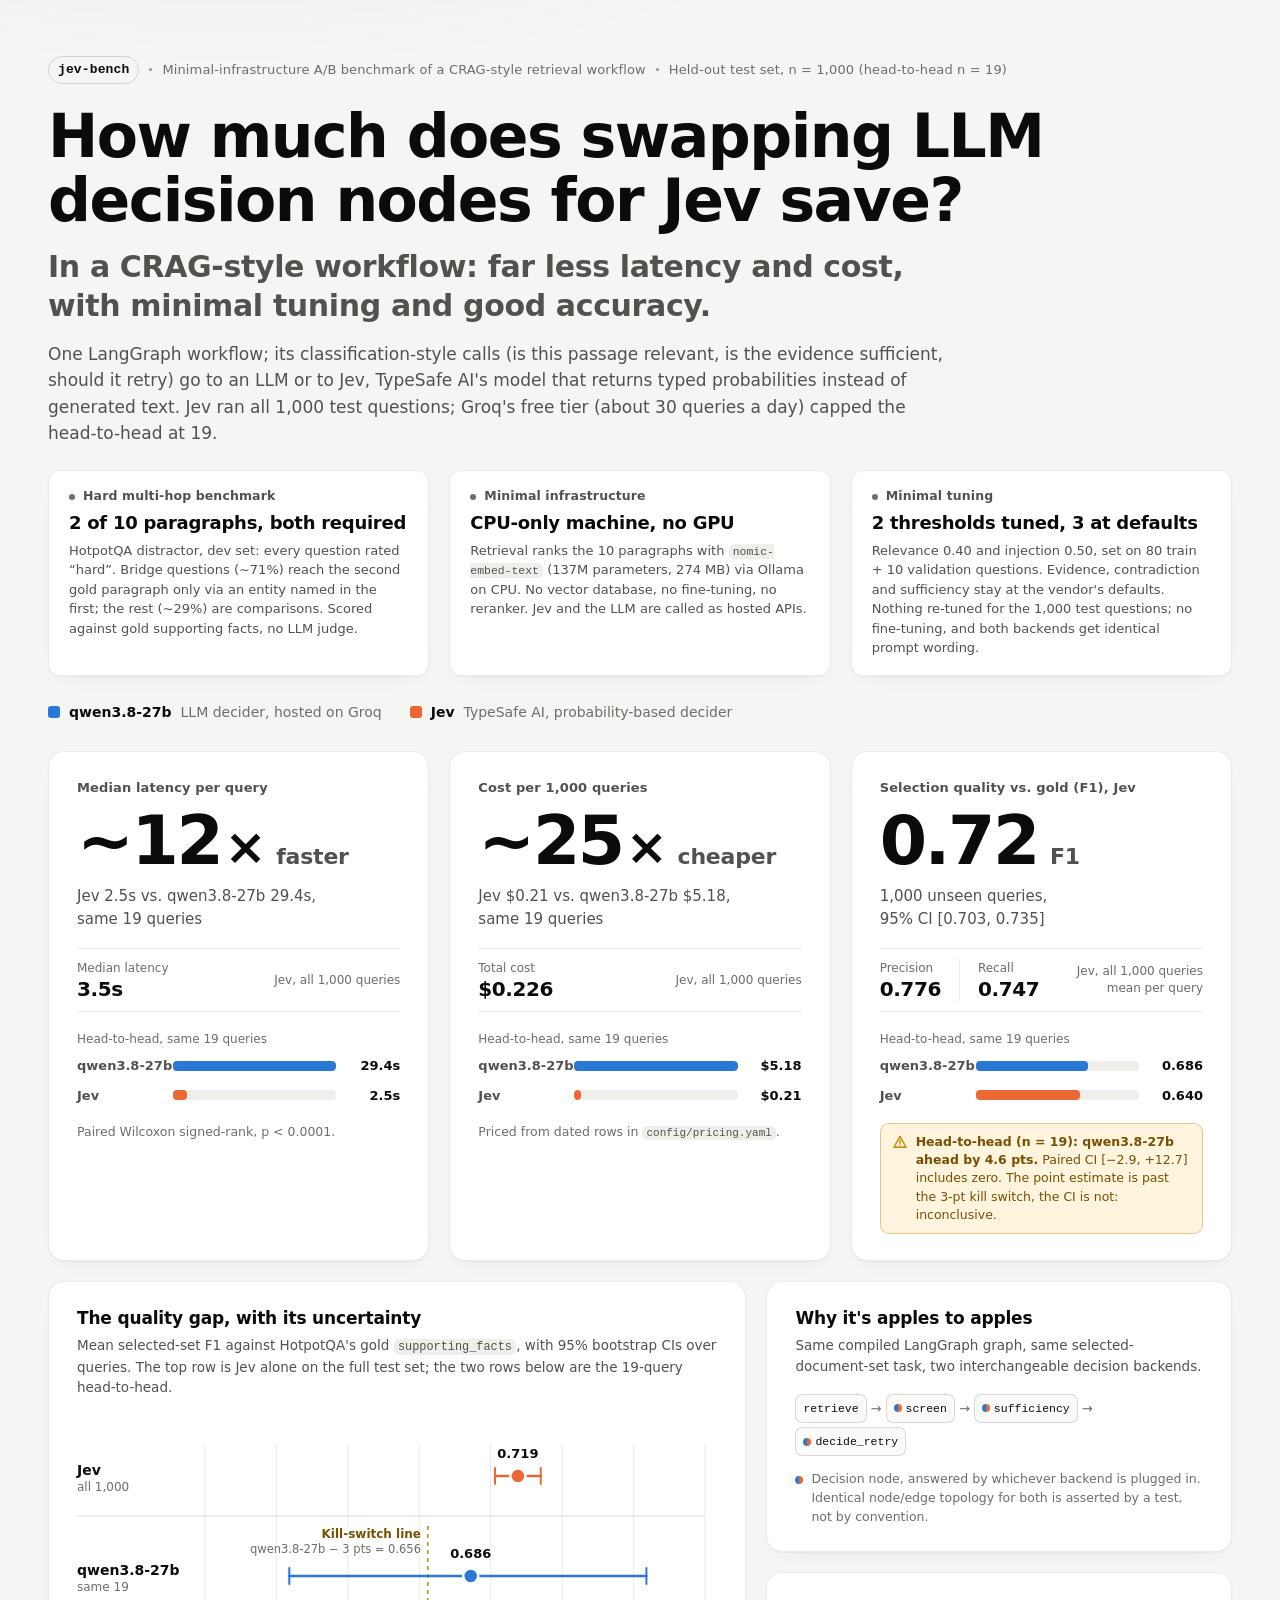
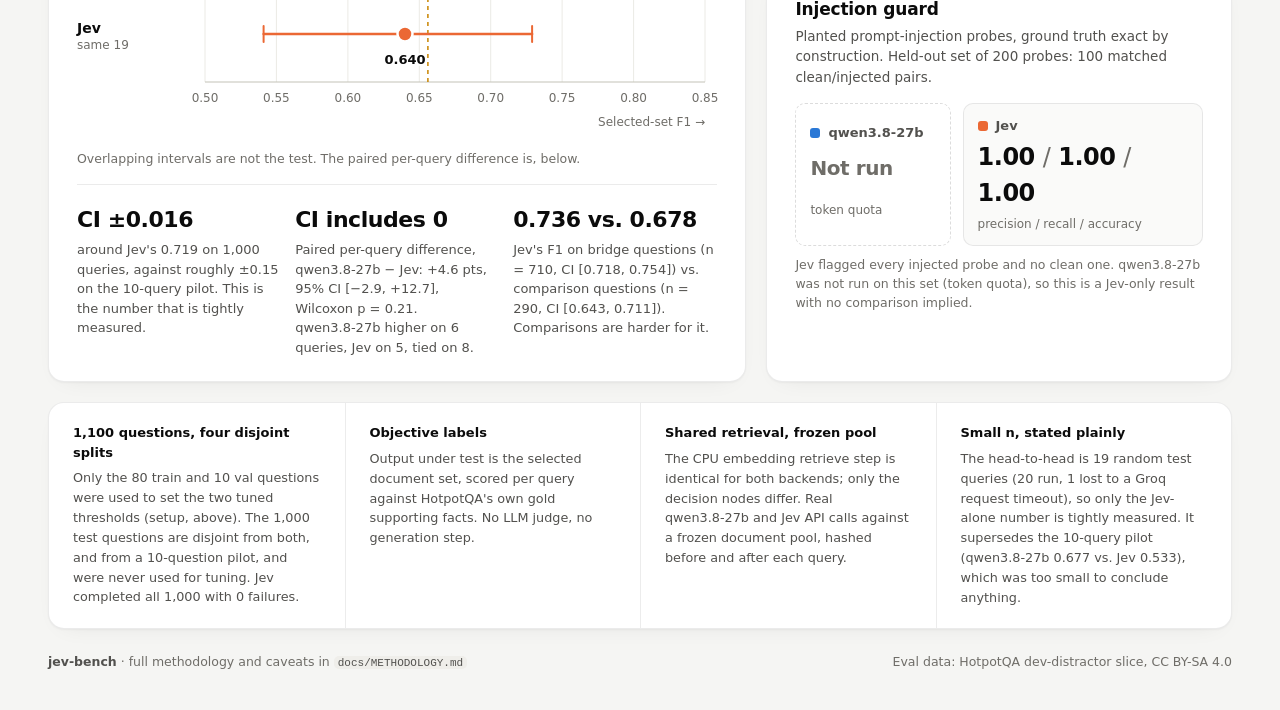
<file: web/results.html>
<!doctype html>
<html lang="en">
<head>
  <meta charset="utf-8">
  <meta name="viewport" content="width=device-width, initial-scale=1">
  <meta name="color-scheme" content="dark light">
  <title>jev-bench: latency and cost saved by swapping LLM decision nodes for Jev in a CRAG-style workflow</title>
  <!-- Static, self-contained results page. No scripts, no network requests, no backend.
       Open directly via file://. Append #light or #dark to the URL to force a theme. -->
  <link rel="stylesheet" href="results.css">
</head>
<body>
  <span id="light" class="theme-anchor" aria-hidden="true"></span>
  <span id="dark" class="theme-anchor" aria-hidden="true"></span>

  <main class="page">

    <!-- ===== Header ===== -->
    <header class="hero">
      <div class="eyebrow">
        <span class="brand">jev-bench</span>
        <span class="sep" aria-hidden="true"></span>
        <span>Minimal-infrastructure A/B benchmark of a CRAG-style retrieval workflow</span>
        <span class="sep" aria-hidden="true"></span>
        <span>Held-out test set, n = 1,000 (head-to-head n = 19)</span>
      </div>

      <h1>How much does swapping LLM decision nodes for Jev save? <span class="h1-muted">In a CRAG-style workflow: far less latency and cost, with minimal tuning and good accuracy.</span></h1>

      <p class="lede">
        One LangGraph workflow; its classification-style calls (is this passage relevant, is the
        evidence sufficient, should it retry) go to an LLM or to Jev, TypeSafe AI's model that returns
        typed probabilities instead of generated text. Jev ran all 1,000 test questions; Groq's free
        tier (about 30 queries a day) capped the head-to-head at 19.
      </p>

      <!-- ===== Setup strip: the conditions every number below was measured under ===== -->
      <section class="setup" aria-label="Experimental setup">
        <div class="setup-item">
          <div class="setup-kicker">Hard multi-hop benchmark</div>
          <div class="setup-key">2 of 10 paragraphs, both required</div>
          <p>HotpotQA distractor, dev set: every question rated &ldquo;hard&rdquo;. Bridge questions (~71%) reach the second gold paragraph only via an entity named in the first; the rest (~29%) are comparisons. Scored against gold supporting facts, no LLM judge.</p>
        </div>
        <div class="setup-item">
          <div class="setup-kicker">Minimal infrastructure</div>
          <div class="setup-key">CPU-only machine, no GPU</div>
          <p>Retrieval ranks the 10 paragraphs with <code>nomic-embed-text</code> (137M parameters, 274&nbsp;MB) via Ollama on CPU. No vector database, no fine-tuning, no reranker. Jev and the LLM are called as hosted APIs.</p>
        </div>
        <div class="setup-item">
          <div class="setup-kicker">Minimal tuning</div>
          <div class="setup-key">2 thresholds tuned, 3 at defaults</div>
          <p>Relevance 0.40 and injection 0.50, set on 80 train + 10 validation questions. Evidence, contradiction and sufficiency stay at the vendor's defaults. Nothing re-tuned for the 1,000 test questions; no fine-tuning, and both backends get identical prompt wording.</p>
        </div>
      </section>

      <ul class="legend" aria-label="Variants">
        <li><span class="swatch swatch-llm" aria-hidden="true"></span><strong><span class="model">qwen3.8-27b</span></strong><span class="legend-sub">LLM decider, hosted on Groq</span></li>
        <li><span class="swatch swatch-jev" aria-hidden="true"></span><strong>Jev</strong><span class="legend-sub">TypeSafe AI, probability-based decider</span></li>
      </ul>
    </header>

    <!-- ===== KPI row ===== -->
    <section class="kpis" aria-label="Headline results">

      <article class="card kpi">
        <div class="kpi-label">Median latency per query</div>
        <div class="kpi-value">~12<span class="kpi-x">&times;</span><span class="kpi-unit">faster</span></div>
        <div class="kpi-caption">Jev 2.5s vs. <span class="model">qwen3.8-27b</span> 29.4s, same 19 queries</div>
        <div class="pr" title="Jev alone on all 1,000 test queries: median latency 3.5s per query">
          <div class="pr-item"><span class="pr-name">Median latency</span><span class="pr-val">3.5s</span></div>
          <div class="pr-scope">Jev, all 1,000 queries</div>
        </div>
        <div class="minibars" role="img" aria-label="Median latency on the 19-query head-to-head: qwen3.8-27b 29.4 seconds, Jev 2.5 seconds">
          <div class="mb-head">Head-to-head, same 19 queries</div>
          <div class="mb-row" title="qwen3.8-27b (LLM decider): 29.4s median, n = 19">
            <span class="mb-name"><span class="model">qwen3.8-27b</span></span>
            <span class="mb-track"><span class="mb-fill fill-llm" style="width:100%"></span></span>
            <span class="mb-val">29.4s</span>
          </div>
          <div class="mb-row" title="Jev: 2.5s median, n = 19">
            <span class="mb-name">Jev</span>
            <span class="mb-track"><span class="mb-fill fill-jev" style="width:8.50%"></span></span>
            <span class="mb-val">2.5s</span>
          </div>
        </div>
        <div class="kpi-foot">Paired Wilcoxon signed-rank, p&nbsp;&lt;&nbsp;0.0001.</div>
      </article>

      <article class="card kpi">
        <div class="kpi-label">Cost per 1,000 queries</div>
        <div class="kpi-value">~25<span class="kpi-x">&times;</span><span class="kpi-unit">cheaper</span></div>
        <div class="kpi-caption">Jev $0.21 vs. <span class="model">qwen3.8-27b</span> $5.18, same 19 queries</div>
        <div class="pr" title="Jev alone on all 1,000 test queries: $0.226 total">
          <div class="pr-item"><span class="pr-name">Total cost</span><span class="pr-val">$0.226</span></div>
          <div class="pr-scope">Jev, all 1,000 queries</div>
        </div>
        <div class="minibars" role="img" aria-label="Cost per 1,000 queries on the 19-query head-to-head: qwen3.8-27b $5.18, Jev $0.21">
          <div class="mb-head">Head-to-head, same 19 queries</div>
          <div class="mb-row" title="qwen3.8-27b (LLM decider): $5.18 per 1,000 queries">
            <span class="mb-name"><span class="model">qwen3.8-27b</span></span>
            <span class="mb-track"><span class="mb-fill fill-llm" style="width:100%"></span></span>
            <span class="mb-val">$5.18</span>
          </div>
          <div class="mb-row" title="Jev: $0.21 per 1,000 queries">
            <span class="mb-name">Jev</span>
            <span class="mb-track"><span class="mb-fill fill-jev" style="width:4.05%"></span></span>
            <span class="mb-val">$0.21</span>
          </div>
        </div>
        <div class="kpi-foot">Priced from dated rows in <code>config/pricing.yaml</code>.</div>
      </article>

      <article class="card kpi">
        <div class="kpi-label">Selection quality vs. gold (F1), Jev</div>
        <div class="kpi-value">0.72<span class="kpi-unit">F1</span></div>
        <div class="kpi-caption">1,000 unseen queries, 95% CI [0.703, 0.735]</div>
        <div class="pr" title="Jev, all 1,000 test queries: mean per-query precision 0.776, mean per-query recall 0.747. Precision slightly above recall: Jev misses a few more relevant documents than it wrongly includes.">
          <div class="pr-item"><span class="pr-name">Precision</span><span class="pr-val">0.776</span></div>
          <div class="pr-item"><span class="pr-name">Recall</span><span class="pr-val">0.747</span></div>
          <div class="pr-scope">Jev, all 1,000 queries<br>mean per query</div>
        </div>
        <div class="minibars" role="img" aria-label="Head-to-head mean selected-set F1 on 19 queries: qwen3.8-27b 0.686, Jev 0.640, on a 0 to 1 scale">
          <div class="mb-head">Head-to-head, same 19 queries</div>
          <div class="mb-row" title="qwen3.8-27b (LLM decider) on the 19-query head-to-head: F1 0.686, 95% CI [0.559, 0.809]">
            <span class="mb-name"><span class="model">qwen3.8-27b</span></span>
            <span class="mb-track"><span class="mb-fill fill-llm" style="width:68.6%"></span></span>
            <span class="mb-val">0.686</span>
          </div>
          <div class="mb-row" title="Jev on the same 19 queries: F1 0.640, 95% CI [0.541, 0.729]">
            <span class="mb-name">Jev</span>
            <span class="mb-track"><span class="mb-fill fill-jev" style="width:64.0%"></span></span>
            <span class="mb-val">0.640</span>
          </div>
        </div>
        <div class="gap-note">
          <svg class="status-icon" viewBox="0 0 16 16" width="14" height="14" aria-hidden="true"><path d="M8 1.5 15 14H1L8 1.5Z" fill="none" stroke="currentColor" stroke-width="1.6" stroke-linejoin="round"/><path d="M8 6v3.6" stroke="currentColor" stroke-width="1.6" stroke-linecap="round"/><circle cx="8" cy="11.7" r=".95" fill="currentColor"/></svg>
          <span><strong>Head-to-head (n = 19): <span class="model">qwen3.8-27b</span> ahead&nbsp;by&nbsp;4.6&nbsp;pts.</strong> Paired CI [&minus;2.9,&nbsp;+12.7] includes zero. The point estimate is past the 3-pt kill switch, the CI is not: inconclusive.</span>
        </div>
      </article>
    </section>

    <!-- ===== Detail row ===== -->
    <section class="detail">

      <article class="card panel panel-quality">
        <header class="panel-head">
          <h2>The quality gap, with its uncertainty</h2>
          <p>Mean selected-set F1 against HotpotQA's gold <code>supporting_facts</code>, with 95% bootstrap CIs over queries. The top row is Jev alone on the full test set; the two rows below are the 19-query head-to-head.</p>
        </header>

        <svg class="ci-chart" viewBox="0 0 640 316" width="640" height="316" role="img"
             aria-label="Dot plot with 95% confidence intervals on a shared F1 axis from 0.50 to 0.85. Jev on all 1,000 test queries: F1 0.719, CI 0.703 to 0.735. qwen3.8-27b on 19 queries: F1 0.686, CI 0.559 to 0.809. Jev on the same 19 queries: F1 0.640, CI 0.541 to 0.729. Kill-switch line at 0.656, qwen3.8-27b minus 3 points, drawn across the head-to-head rows only.">
          <!-- x(v) = 128 + (v - 0.50) / 0.35 * 500; computed by script, not by eye -->
          <g class="grid">
            <line x1="128" x2="128" y1="24" y2="262"/>
            <line x1="199.4" x2="199.4" y1="24" y2="262"/>
            <line x1="270.9" x2="270.9" y1="24" y2="262"/>
            <line x1="342.3" x2="342.3" y1="24" y2="262"/>
            <line x1="413.7" x2="413.7" y1="24" y2="262"/>
            <line x1="485.1" x2="485.1" y1="24" y2="262"/>
            <line x1="556.6" x2="556.6" y1="24" y2="262"/>
            <line x1="628" x2="628" y1="24" y2="262"/>
          </g>
          <line class="axis" x1="128" x2="628" y1="262" y2="262"/>
          <g class="tick-labels">
            <text x="128" y="282">0.50</text>
            <text x="199.4" y="282">0.55</text>
            <text x="270.9" y="282">0.60</text>
            <text x="342.3" y="282">0.65</text>
            <text x="413.7" y="282">0.70</text>
            <text x="485.1" y="282">0.75</text>
            <text x="556.6" y="282">0.80</text>
            <text x="628" y="282">0.85</text>
          </g>
          <text class="axis-title" x="628" y="306">Selected-set F1 &rarr;</text>

          <!-- Row 1, Jev on all 1,000: 0.719 [0.703, 0.735] -->
          <g class="ci-row">
            <title>Jev, all 1,000 test queries: F1 0.719, 95% CI [0.703, 0.735]</title>
            <text class="row-label" x="0" y="55">Jev</text>
            <text class="row-sub" x="0" y="71">all 1,000</text>
            <line class="whisker stroke-jev" x1="418" x2="463.7" y1="56" y2="56"/>
            <line class="cap stroke-jev" x1="418" x2="418" y1="48" y2="64"/>
            <line class="cap stroke-jev" x1="463.7" x2="463.7" y1="48" y2="64"/>
            <circle class="dot fill-jev" cx="440.9" cy="56" r="7.5"/>
            <text class="val-label" x="440.9" y="38">0.719</text>
          </g>

          <!-- Divider between the full-set row and the 19-query head-to-head -->
          <line class="row-divider" x1="0" x2="628" y1="96" y2="96"/>

          <!-- Kill-switch line: qwen3.8-27b's 19-query point estimate minus 3 points = 0.686 - 0.03 = 0.656.
               Spans the head-to-head rows only; it has no meaning against the 1,000-query row. -->
          <line class="kill-line" x1="350.9" x2="350.9" y1="106" y2="262"/>
          <text class="kill-label" x="344" y="118" text-anchor="end">Kill-switch line</text>
          <text class="kill-sub" x="344" y="133" text-anchor="end">qwen3.8-27b &minus; 3 pts = 0.656</text>

          <!-- Row 2, qwen3.8-27b on 19: 0.686 [0.559, 0.809] -->
          <g class="ci-row">
            <title>qwen3.8-27b (LLM decider), 19-query head-to-head: F1 0.686, 95% CI [0.559, 0.809]</title>
            <text class="row-label" x="0" y="155">qwen3.8-27b</text>
            <text class="row-sub" x="0" y="171">same 19</text>
            <line class="whisker stroke-llm" x1="212.3" x2="569.4" y1="156" y2="156"/>
            <line class="cap stroke-llm" x1="212.3" x2="212.3" y1="148" y2="164"/>
            <line class="cap stroke-llm" x1="569.4" x2="569.4" y1="148" y2="164"/>
            <circle class="dot fill-llm" cx="393.7" cy="156" r="7.5"/>
            <text class="val-label" x="393.7" y="138">0.686</text>
          </g>

          <!-- Row 3, Jev on the same 19: 0.640 [0.541, 0.729] -->
          <g class="ci-row">
            <title>Jev, same 19 queries: F1 0.640, 95% CI [0.541, 0.729]</title>
            <text class="row-label" x="0" y="213">Jev</text>
            <text class="row-sub" x="0" y="229">same 19</text>
            <line class="whisker stroke-jev" x1="186.6" x2="455.1" y1="214" y2="214"/>
            <line class="cap stroke-jev" x1="186.6" x2="186.6" y1="206" y2="222"/>
            <line class="cap stroke-jev" x1="455.1" x2="455.1" y1="206" y2="222"/>
            <circle class="dot fill-jev" cx="328" cy="214" r="7.5"/>
            <text class="val-label" x="328" y="244">0.640</text>
          </g>
        </svg>

        <p class="chart-note">Overlapping intervals are not the test. The paired per-query difference is, below.</p>

        <div class="callouts">
          <div class="callout">
            <div class="callout-num">CI &plusmn;0.016</div>
            <div class="callout-text">around Jev's 0.719 on 1,000 queries, against roughly &plusmn;0.15 on the 10-query pilot. This is the number that is tightly measured.</div>
          </div>
          <div class="callout">
            <div class="callout-num">CI includes 0</div>
            <div class="callout-text">Paired per-query difference, <span class="model">qwen3.8-27b</span> &minus; Jev: +4.6 pts, 95% CI [&minus;2.9, +12.7], Wilcoxon p = 0.21. <span class="model">qwen3.8-27b</span> higher on 6 queries, Jev on 5, tied on 8.</div>
          </div>
          <div class="callout">
            <div class="callout-num">0.736 vs. 0.678</div>
            <div class="callout-text">Jev's F1 on bridge questions (n = 710, CI [0.718, 0.754]) vs. comparison questions (n = 290, CI [0.643, 0.711]). Comparisons are harder for it.</div>
          </div>
        </div>
      </article>

      <aside class="side">
        <article class="card panel">
          <header class="panel-head">
            <h2>Why it's apples to apples</h2>
            <p>Same compiled LangGraph graph, same selected-document-set task, two interchangeable decision backends.</p>
          </header>
          <ol class="pipeline" aria-label="Graph topology">
            <li class="node">retrieve</li>
            <li class="arrow" aria-hidden="true">&rarr;</li>
            <li class="node node-decision">screen</li>
            <li class="arrow" aria-hidden="true">&rarr;</li>
            <li class="node node-decision">sufficiency</li>
            <li class="arrow" aria-hidden="true">&rarr;</li>
            <li class="node node-decision">decide_retry</li>
          </ol>
          <p class="pipeline-note"><span class="decision-key" aria-hidden="true"></span>Decision node, answered by whichever backend is plugged in. Identical node/edge topology for both is asserted by a test, not by convention.</p>
        </article>

        <article class="card panel">
          <header class="panel-head">
            <h2>Injection guard</h2>
            <p>Planted prompt-injection probes, ground truth exact by construction. Held-out set of 200 probes: 100 matched clean/injected pairs.</p>
          </header>
          <div class="parity">
            <div class="parity-col parity-absent">
              <span class="parity-name"><span class="swatch swatch-llm" aria-hidden="true"></span><span class="model">qwen3.8-27b</span></span>
              <span class="parity-val parity-na">Not run</span>
              <span class="parity-sub">token quota</span>
            </div>
            <div class="parity-col">
              <span class="parity-name"><span class="swatch swatch-jev" aria-hidden="true"></span>Jev</span>
              <span class="parity-val">1.00 <span class="slash">/</span> 1.00 <span class="slash">/</span> 1.00</span>
              <span class="parity-sub">precision / recall / accuracy</span>
            </div>
          </div>
          <p class="parity-note">Jev flagged every injected probe and no clean one. <span class="model">qwen3.8-27b</span> was not run on this set (token quota), so this is a Jev-only result with no comparison implied.</p>
        </article>
      </aside>
    </section>

    <!-- ===== Method strip ===== -->
    <section class="card method" aria-label="How this was measured">
      <div class="method-item">
        <h3>1,100 questions, four disjoint splits</h3>
        <p>Only the 80 train and 10 val questions were used to set the two tuned thresholds (setup, above). The 1,000 test questions are disjoint from both, and from a 10-question pilot, and were never used for tuning. Jev completed all 1,000 with 0 failures.</p>
      </div>
      <div class="method-item">
        <h3>Objective labels</h3>
        <p>Output under test is the selected document set, scored per query against HotpotQA's own gold supporting facts. No LLM judge, no generation step.</p>
      </div>
      <div class="method-item">
        <h3>Shared retrieval, frozen pool</h3>
        <p>The CPU embedding retrieve step is identical for both backends; only the decision nodes differ. Real <span class="model">qwen3.8-27b</span> and Jev API calls against a frozen document pool, hashed before and after each query.</p>
      </div>
      <div class="method-item">
        <h3>Small n, stated plainly</h3>
        <p>The head-to-head is 19 random test queries (20 run, 1 lost to a Groq request timeout), so only the Jev-alone number is tightly measured. It supersedes the 10-query pilot (<span class="model">qwen3.8-27b</span> 0.677 vs. Jev 0.533), which was too small to conclude anything.</p>
      </div>
    </section>

    <footer class="foot">
      <span><strong>jev-bench</strong> &middot; full methodology and caveats in <code>docs/METHODOLOGY.md</code></span>
      <span>Eval data: HotpotQA dev-distractor slice, CC BY-SA 4.0</span>
    </footer>
  </main>
</body>
</html>
</file>
<file: web/results.css>
/* jev-bench results page. Static, no build, no network.
   Dark is the default; light follows the OS preference.
   Force a theme with results.html#dark or results.html#light (CSS :target, no JS).
   Series colors are the dataviz reference palette slots 1 (blue) and 2 (orange),
   validated with validate_palette.js against both card surfaces. */

:root {
  color-scheme: dark;
  --page: #0b0b0a;
  --card: #161615;
  --card-raised: #1c1c1b;
  --shadow: 0 1px 0 rgba(255, 255, 255, 0.03) inset, 0 12px 32px -18px rgba(0, 0, 0, 0.6);
  --border: rgba(255, 255, 255, 0.08);
  --border-strong: rgba(255, 255, 255, 0.14);
  --ink: #ffffff;
  --ink-2: #c3c2b7;
  --ink-3: #8f8d86;
  --grid: #2a2a28;
  --axis: #3a3a37;
  --track: #242422;
  --llm: #3987e5;
  --jev: #d95926;
  --warn: #fab219;
  --warn-ink: #fcc955;
  --warn-bg: rgba(250, 178, 25, 0.10);
  --warn-border: rgba(250, 178, 25, 0.32);
  --glow: radial-gradient(1200px 420px at 18% -8%, rgba(57, 135, 229, 0.10), transparent 60%),
          radial-gradient(900px 380px at 88% -12%, rgba(217, 89, 38, 0.08), transparent 60%);
}

@media (prefers-color-scheme: light) {
  :root:not(:has(#dark:target)) {
    color-scheme: light;
    --page: #f5f5f3;
    --card: #ffffff;
    --card-raised: #fafaf9;
    --shadow: 0 1px 2px rgba(11, 11, 11, 0.04), 0 8px 24px -16px rgba(11, 11, 11, 0.12);
    --border: rgba(11, 11, 11, 0.08);
    --border-strong: rgba(11, 11, 11, 0.14);
    --ink: #0b0b0b;
    --ink-2: #52514e;
    --ink-3: #6f6d68;
    --grid: #ebeae5;
    --axis: #c3c2b7;
    --track: #efeeea;
    --llm: #2a78d6;
    --jev: #eb6834;
    --warn: #c98500;
    --warn-ink: #7a4f00;
    --warn-bg: rgba(250, 178, 25, 0.14);
    --warn-border: rgba(201, 133, 0, 0.40);
    --glow: radial-gradient(1200px 420px at 18% -8%, rgba(42, 120, 214, 0.07), transparent 60%),
            radial-gradient(900px 380px at 88% -12%, rgba(235, 104, 52, 0.06), transparent 60%);
  }
}

:root:has(#light:target) {
  color-scheme: light;
  --page: #f5f5f3;
  --card: #ffffff;
  --card-raised: #fafaf9;
  --shadow: 0 1px 2px rgba(11, 11, 11, 0.04), 0 8px 24px -16px rgba(11, 11, 11, 0.12);
  --border: rgba(11, 11, 11, 0.08);
  --border-strong: rgba(11, 11, 11, 0.14);
  --ink: #0b0b0b;
  --ink-2: #52514e;
  --ink-3: #6f6d68;
  --grid: #ebeae5;
  --axis: #c3c2b7;
  --track: #efeeea;
  --llm: #2a78d6;
  --jev: #eb6834;
  --warn: #c98500;
  --warn-ink: #7a4f00;
  --warn-bg: rgba(250, 178, 25, 0.14);
  --warn-border: rgba(201, 133, 0, 0.40);
  --glow: radial-gradient(1200px 420px at 18% -8%, rgba(42, 120, 214, 0.07), transparent 60%),
          radial-gradient(900px 380px at 88% -12%, rgba(235, 104, 52, 0.06), transparent 60%);
}

/* ---------- Base ---------- */

* { box-sizing: border-box; }

html { background: var(--page); }

body {
  margin: 0;
  background: var(--glow), var(--page);
  color: var(--ink);
  font-family: system-ui, -apple-system, "Segoe UI", Roboto, "Helvetica Neue", Arial, sans-serif;
  font-size: 15px;
  line-height: 1.5;
  -webkit-font-smoothing: antialiased;
  text-rendering: optimizeLegibility;
}

.theme-anchor { position: fixed; top: 0; left: 0; width: 0; height: 0; overflow: hidden; }

code {
  font-family: ui-monospace, "Cascadia Mono", "SFMono-Regular", Consolas, monospace;
  font-size: 0.88em;
  padding: 0.08em 0.36em;
  border-radius: 5px;
  background: var(--track);
  color: var(--ink-2);
}

.page {
  max-width: 1280px;
  margin: 0 auto;
  padding: 56px 48px 40px;
}

.card {
  background: var(--card);
  border: 1px solid var(--border);
  border-radius: 16px;
  box-shadow: var(--shadow);
}

/* ---------- Hero ---------- */

.hero { margin-bottom: 28px; }

.eyebrow {
  display: flex;
  flex-wrap: wrap;
  align-items: center;
  gap: 10px;
  font-size: 13px;
  font-weight: 500;
  color: var(--ink-3);
  letter-spacing: 0.01em;
  margin-bottom: 20px;
}
.eyebrow .brand {
  color: var(--ink);
  font-weight: 650;
  font-family: ui-monospace, "Cascadia Mono", "SFMono-Regular", Consolas, monospace;
  font-size: 13px;
  padding: 3px 9px;
  border: 1px solid var(--border-strong);
  border-radius: 999px;
}
.eyebrow .sep {
  width: 3px; height: 3px; border-radius: 50%;
  background: var(--ink-3);
  opacity: 0.7;
}

h1 {
  margin: 0 0 16px;
  font-size: 60px;
  line-height: 1.08;
  font-weight: 680;
  letter-spacing: -0.025em;
  max-width: 1120px;
}
.h1-muted {
  display: block;
  margin-top: 14px;
  max-width: 880px;
  color: var(--ink-2);
  font-size: 0.5em;
  line-height: 1.3;
  font-weight: 560;
  letter-spacing: -0.012em;
}

.lede {
  margin: 0 0 24px;
  max-width: 900px;
  text-wrap: pretty;
  font-size: 17px;
  line-height: 1.55;
  color: var(--ink-2);
}

/* Setup strip: the three conditions (hard benchmark, minimal infrastructure, minimal tuning)
   that frame every number below. Neutral surfaces only: series colors stay reserved for
   the two variants, and nothing here belongs to either one. */
.setup {
  display: grid;
  grid-template-columns: repeat(3, minmax(0, 1fr));
  gap: 20px;
  margin: 0 0 26px;
}
.setup-item {
  padding: 16px 20px 17px;
  border-radius: 12px;
  background: var(--card);
  border: 1px solid var(--border);
  box-shadow: var(--shadow);
}
.setup-kicker {
  display: flex;
  align-items: center;
  gap: 8px;
  font-size: 12.5px;
  font-weight: 600;
  letter-spacing: 0.01em;
  color: var(--ink-2);
}
.setup-kicker::before {
  content: "";
  width: 6px; height: 6px;
  border-radius: 50%;
  background: var(--ink-3);
  flex: none;
}
.setup-key {
  margin: 6px 0 6px;
  font-size: 18px;
  line-height: 1.25;
  font-weight: 660;
  letter-spacing: -0.015em;
  color: var(--ink);
}
.setup-item p {
  margin: 0;
  text-wrap: pretty;
  font-size: 13px;
  line-height: 1.5;
  color: var(--ink-2);
}

.legend {
  list-style: none;
  margin: 0;
  padding: 0;
  display: flex;
  gap: 28px;
  font-size: 14px;
}
.legend li { display: flex; align-items: center; gap: 9px; }
.legend strong { font-weight: 620; color: var(--ink); }
.legend-sub { color: var(--ink-3); }

/* Never break the model id at its hyphen ("qwen3.8-" / "27b"). */
.model { white-space: nowrap; }

.swatch {
  display: inline-block;
  width: 12px; height: 12px;
  border-radius: 3px;
  flex: none;
}
.swatch-llm { background: var(--llm); }
.swatch-jev { background: var(--jev); }

/* ---------- KPI row ---------- */

/* All three tiles share one six-row structure (label, value, caption, Jev-on-1,000 readout,
   19-query head-to-head bars, footnote). Subgrid aligns each row across the tiles, so the
   readout rules, bar blocks and footnotes sit on common lines instead of floating. */
.kpis {
  display: grid;
  grid-template-columns: repeat(3, minmax(0, 1fr));
  grid-template-rows: repeat(6, auto);
  column-gap: 20px;
  margin-bottom: 20px;
}

.kpi {
  padding: 26px 28px 26px;
  display: grid;
  grid-row: span 6;
  grid-template-rows: subgrid;
  row-gap: 0;
}

.kpi-label {
  font-size: 13px;
  font-weight: 560;
  color: var(--ink-2);
  letter-spacing: 0.01em;
}

.kpi-value {
  margin-top: 10px;
  font-size: 68px;
  line-height: 1;
  font-weight: 700;
  letter-spacing: -0.035em;
  color: var(--ink);
  display: flex;
  align-items: baseline;
}
.kpi-x { font-size: 0.74em; font-weight: 600; margin-left: 3px; color: var(--ink); }
.kpi-unit {
  margin-left: 12px;
  font-size: 22px;
  font-weight: 560;
  letter-spacing: -0.01em;
  color: var(--ink-2);
}

.kpi-caption {
  margin-top: 10px;
  text-wrap: balance;
  font-size: 15px;
  color: var(--ink-2);
}

.kpi-foot {
  align-self: start;
  margin-top: 18px;
  font-size: 12.5px;
  line-height: 1.45;
  color: var(--ink-3);
}

/* The unconfirmed head-to-head gap carries the warning accent, inside the quality card,
   so the caution sits next to the absolute number instead of being hidden below the fold. */
.gap-note {
  align-self: start;
  margin-top: 18px;
  display: flex;
  align-items: flex-start;
  gap: 9px;
  padding: 9px 12px;
  border-radius: 9px;
  font-size: 12.5px;
  line-height: 1.45;
  color: var(--warn-ink);
  background: var(--warn-bg);
  border: 1px solid var(--warn-border);
}
.gap-note strong { font-weight: 650; }
.gap-note .status-icon { margin-top: 2px; }
.status-icon { flex: none; color: var(--warn); }

/* Precision / recall behind Jev's 1,000-query F1. Plain numbers, no bars, so it cannot be
   read as part of the 19-query head-to-head F1 bars beneath it. */
.pr {
  margin-top: 18px;
  display: flex;
  align-items: center;
  align-self: start;
  padding: 10px 0;
  border-top: 1px solid var(--border);
  border-bottom: 1px solid var(--border);
}
.pr-item { display: grid; gap: 1px; padding-right: 18px; }
.pr-item + .pr-item { padding-left: 18px; border-left: 1px solid var(--border); }
.pr-name { font-size: 12px; color: var(--ink-3); }
.pr-val {
  font-size: 20px;
  line-height: 1.15;
  font-weight: 680;
  letter-spacing: -0.02em;
  color: var(--ink);
  font-variant-numeric: tabular-nums;
}
.pr-scope {
  margin-left: auto;
  padding-left: 12px;
  text-align: right;
  font-size: 12px;
  line-height: 1.4;
  color: var(--ink-3);
}
.pr + .minibars { margin-top: 18px; }

/* Mini bars: one shared scale per card, values in text ink, color only on the mark. */
.minibars {
  margin-top: 22px;
  display: grid;
  gap: 10px;
  align-self: start;
}
.mb-row {
  display: grid;
  grid-template-columns: 84px minmax(0, 1fr) 52px;
  align-items: center;
  gap: 12px;
  font-size: 13px;
}
.mb-name { color: var(--ink-2); font-weight: 560; }
.mb-head { font-size: 12px; color: var(--ink-3); margin-bottom: -2px; }
.mb-track {
  height: 10px;
  border-radius: 4px;
  background: var(--track);
  overflow: hidden;
}
.mb-fill {
  display: block;
  height: 100%;
  min-width: 4px;
  border-radius: 0 4px 4px 0;
}
.fill-llm { background: var(--llm); fill: var(--llm); }
.fill-jev { background: var(--jev); fill: var(--jev); }
.mb-val {
  text-align: right;
  color: var(--ink);
  font-weight: 600;
  font-variant-numeric: tabular-nums;
}

/* ---------- Detail row ---------- */

.detail {
  display: grid;
  grid-template-columns: minmax(0, 1.5fr) minmax(0, 1fr);
  gap: 20px;
  margin-bottom: 20px;
}

.panel { padding: 24px 28px; }
.panel-quality { display: flex; flex-direction: column; }
.panel-quality .callouts { margin-top: auto; }

.panel-head h2 {
  margin: 0 0 4px;
  font-size: 17px;
  font-weight: 640;
  letter-spacing: -0.01em;
}
.panel-head p {
  margin: 0;
  font-size: 13.5px;
  color: var(--ink-2);
}

.ci-chart {
  display: block;
  width: 100%;
  max-width: 640px;
  height: auto;
  margin: 22px 0 14px;
  overflow: visible;
}
.ci-chart .grid line { stroke: var(--grid); stroke-width: 1; }
.ci-chart .axis { stroke: var(--axis); stroke-width: 1; }
.ci-chart .tick-labels text {
  fill: var(--ink-3);
  font-size: 12px;
  text-anchor: middle;
  font-variant-numeric: tabular-nums;
}
.ci-chart .axis-title { fill: var(--ink-3); font-size: 12px; text-anchor: end; }
.ci-chart .row-label { fill: var(--ink); font-size: 14px; font-weight: 600; }
.ci-chart .row-sub { fill: var(--ink-3); font-size: 12px; }
.ci-chart .row-divider { stroke: var(--border-strong); stroke-width: 1; }
.ci-chart .val-label {
  fill: var(--ink);
  font-size: 13px;
  font-weight: 650;
  text-anchor: middle;
  font-variant-numeric: tabular-nums;
}
.ci-chart .whisker { stroke-width: 2.5; stroke-linecap: round; }
.ci-chart .cap { stroke-width: 2; stroke-linecap: round; }
.ci-chart .stroke-llm { stroke: var(--llm); }
.ci-chart .stroke-jev { stroke: var(--jev); }
.ci-chart .dot { stroke: var(--card); stroke-width: 2.5; }
.ci-chart .kill-line {
  stroke: var(--warn);
  stroke-width: 1.5;
  stroke-dasharray: 4 4;
}
.ci-chart .kill-label { fill: var(--warn-ink); font-size: 12px; font-weight: 650; }
.ci-chart .kill-sub { fill: var(--ink-3); font-size: 11.5px; }
/* A card-colored halo behind labels that sit on grid lines or next to the dashed
   kill-switch line, so neither the grid nor the dashes cut through the glyphs. */
.ci-chart .val-label,
.ci-chart .kill-label,
.ci-chart .kill-sub {
  paint-order: stroke;
  stroke: var(--card);
  stroke-width: 4px;
  stroke-linejoin: round;
}

.chart-note {
  margin: 0 0 16px;
  font-size: 12.5px;
  color: var(--ink-3);
}

.callouts {
  display: grid;
  grid-template-columns: repeat(3, 1fr);
  gap: 14px;
  padding-top: 18px;
  border-top: 1px solid var(--border);
}
.callout-num {
  font-size: 22px;
  font-weight: 680;
  letter-spacing: -0.02em;
  color: var(--ink);
  margin-bottom: 4px;
}
.callout-text { font-size: 13px; line-height: 1.5; color: var(--ink-2); }

.side { display: grid; gap: 20px; grid-template-rows: auto 1fr; }

.pipeline {
  list-style: none;
  margin: 18px 0 14px;
  padding: 0;
  display: flex;
  align-items: center;
  flex-wrap: wrap;
  gap: 4px;
}
.node {
  font-family: ui-monospace, "Cascadia Mono", "SFMono-Regular", Consolas, monospace;
  font-size: 11.5px;
  padding: 5px 7px;
  border-radius: 7px;
  border: 1px solid var(--border-strong);
  background: var(--card-raised);
  color: var(--ink);
  white-space: nowrap;
}
.node-decision {
  position: relative;
  padding-left: 19px;
}
.node-decision::before,
.decision-key {
  content: "";
  position: absolute;
  left: 7px; top: 50%;
  width: 8px; height: 8px;
  margin-top: -4px;
  border-radius: 50%;
  background: linear-gradient(90deg, var(--llm) 50%, var(--jev) 50%);
}
.arrow { color: var(--ink-3); font-size: 13px; }
.pipeline-note {
  position: relative;
  margin: 0;
  padding-left: 16px;
  font-size: 12.5px;
  line-height: 1.5;
  color: var(--ink-3);
}
.decision-key { display: inline-block; left: 0; top: 0.75em; }

.parity {
  margin-top: 16px;
  display: grid;
  grid-template-columns: minmax(0, 1fr) minmax(0, 1.55fr);
  gap: 12px;
}
.parity-col {
  padding: 12px 14px;
  border-radius: 10px;
  background: var(--card-raised);
  border: 1px solid var(--border);
  display: grid;
  gap: 4px;
}
.parity-name {
  display: flex; align-items: center; gap: 8px;
  font-size: 13px; font-weight: 600; color: var(--ink-2);
}
.parity-name .swatch { width: 10px; height: 10px; }
.parity-val {
  font-size: 24px;
  font-weight: 680;
  letter-spacing: -0.02em;
  color: var(--ink);
}
.parity-val .slash { color: var(--ink-3); font-weight: 500; }
.parity-sub { font-size: 12px; color: var(--ink-3); }
/* The LLM (qwen3.8-27b) was not run on the held-out injection set: show the absence, never a number. */
.parity-absent { background: transparent; border-style: dashed; border-color: var(--border-strong); }
.parity-na { color: var(--ink-3); font-weight: 600; font-size: 20px; }
.parity-note { margin: 10px 0 0; font-size: 12.5px; color: var(--ink-3); }

/* ---------- Method strip ---------- */

.method {
  display: grid;
  grid-template-columns: repeat(4, 1fr);
  gap: 0;
  padding: 0;
  margin-bottom: 24px;
}
.method-item { padding: 20px 24px; }
.method-item + .method-item { border-left: 1px solid var(--border); }
.method-item h3 {
  margin: 0 0 6px;
  font-size: 13px;
  font-weight: 640;
  color: var(--ink);
}
.method-item p { margin: 0; font-size: 12.8px; line-height: 1.55; color: var(--ink-2); }

.foot {
  display: flex;
  justify-content: space-between;
  gap: 16px;
  font-size: 12.5px;
  color: var(--ink-3);
}
.foot strong { color: var(--ink-2); font-weight: 620; }

/* ---------- Smaller viewports (secondary; layout is tuned for 1200-1600px) ---------- */

@media (max-width: 1100px) {
  .kpis { grid-template-columns: 1fr; row-gap: 20px; }
  .setup { grid-template-columns: 1fr; gap: 12px; }
  .detail { grid-template-columns: 1fr; }
  .method { grid-template-columns: 1fr 1fr; }
  .method-item:nth-child(3) { border-left: 0; }
  .method-item:nth-child(n + 3) { border-top: 1px solid var(--border); }
  h1 { font-size: 44px; }
}
@media (max-width: 640px) {
  .page { padding: 32px 20px; }
  .callouts, .method { grid-template-columns: 1fr; }
  .method-item + .method-item { border-left: 0; border-top: 1px solid var(--border); }
  .legend, .foot { flex-direction: column; gap: 8px; }
  h1 { font-size: 34px; }
  /* Keep the subhead a step above the 17px lede on phones (0.5em would equal it). */
  .h1-muted { font-size: 0.58em; margin-top: 10px; }
  .kpi-value { font-size: 54px; }
  .kpi, .panel { padding: 22px 20px; }
  .method-item { padding: 18px 20px; }
  /* The chart's viewBox scales down to ~80% here; bump its text so it stays >= ~11px on screen. */
  .ci-chart .tick-labels text,
  .ci-chart .axis-title,
  .ci-chart .row-sub { font-size: 14px; }
  .ci-chart .row-label { font-size: 16px; }
  .ci-chart .val-label,
  .ci-chart .kill-label { font-size: 14px; }
  .ci-chart .kill-sub { font-size: 13px; }
  .ci-chart .kill-label { transform: translateY(-3px); }
  .eyebrow { gap: 6px 12px; }
  .eyebrow .sep { display: none; }
}

@media (forced-colors: active) {
  .mb-fill, .swatch, .ci-chart .dot { forced-color-adjust: none; }
}
</file>
